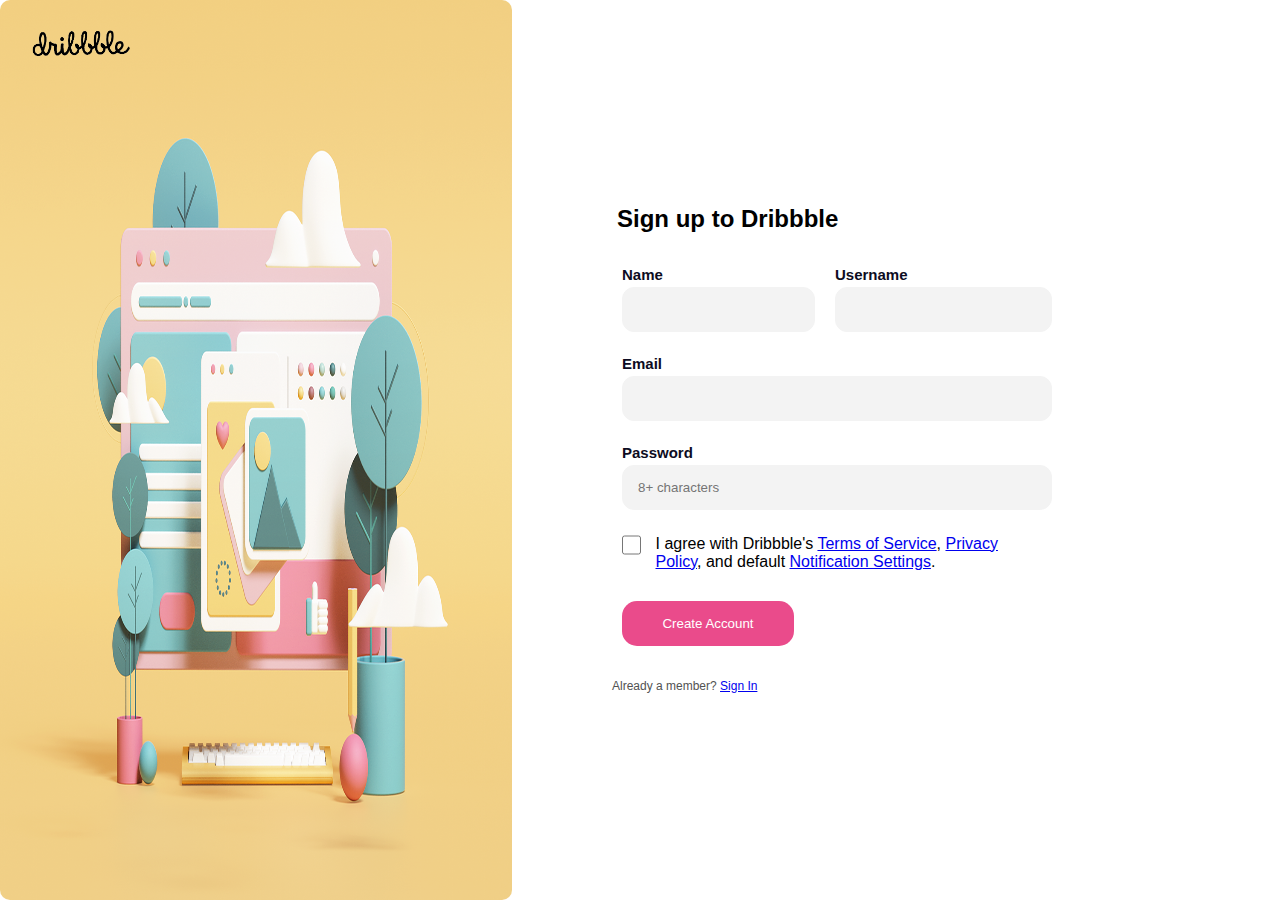
<file: index.html>
<!DOCTYPE html>
<html>
<head>
<meta charset="UTF-8">
<meta http-equiv="X-UA-Compatible" content="IE=edge">
<meta name="viewport" content="width=device-width, initial-scale=1.0">
<title>Dribbble</title>
<link rel="stylesheet" type="text/css" href="style.css">
<link href="https://fonts.cdnfonts.com/css/mona-sans" rel="stylesheet">
</head>
<body>
  <div class="mainbox">
    <div class="imagebox">
      <div class="logo">
        <img src="dribblelogo.png" alt="Logo">
      </div>
      <img src="dribble.png" alt="Art by Raja">
      <!--<video playsinline="" loop="video" autoplay="" muted="" src="dribble.mp4">
      </video>-->
      
    </div>

    <div class="textbox">
    <h2>Sign up to Dribbble</h2>  
      <form onsubmit="return formValidation()" name="myForm">
        <div class="user_info">
          <div class="user_name" id="name">
          <label>Name</label>
          <input type="text" name="name" required><span class="error"></span>
          </div>
          <div class="user_name" id="uname">
          <label>Username</label>
          <input type="text" name="username" required>
          </div>
        </div>
        <div class="email" id="email">
          <label>Email</label>
          <input type="email" name="email" required><span class="error"></span>
        </div>
        <div class="password" id="pass">
          <label>Password</label>
          <input type="password" name="newpassword" placeholder="8+ characters"><span class="error"></span>
        </div>
        <!--<button>Create Account</button>-->
        <div class="checkbox" id="terms">
          <input type="checkbox" name="terms_condition" required>
            <div class="user_agree_to_terms">
            I agree with Dribbble's
            <a target="_blank" href="/terms">Terms of Service</a>,
            <a target="_blank" href="/privacy">Privacy Policy</a>, and default
            <a target="_blank" href="/notifications">Notification Settings</a>.
            </div>
        </div>
        <div class="submit-btn">
        <button type="submit" class="createAcc" formaction="profilepage.html">Create Account</button>
        </div>
        <p>Already a member? <a href="#">Sign In</a></p>
      </form>
    </div>
  </div>
  <script src="script.js">

  </script>
</body>
</html>
</file>
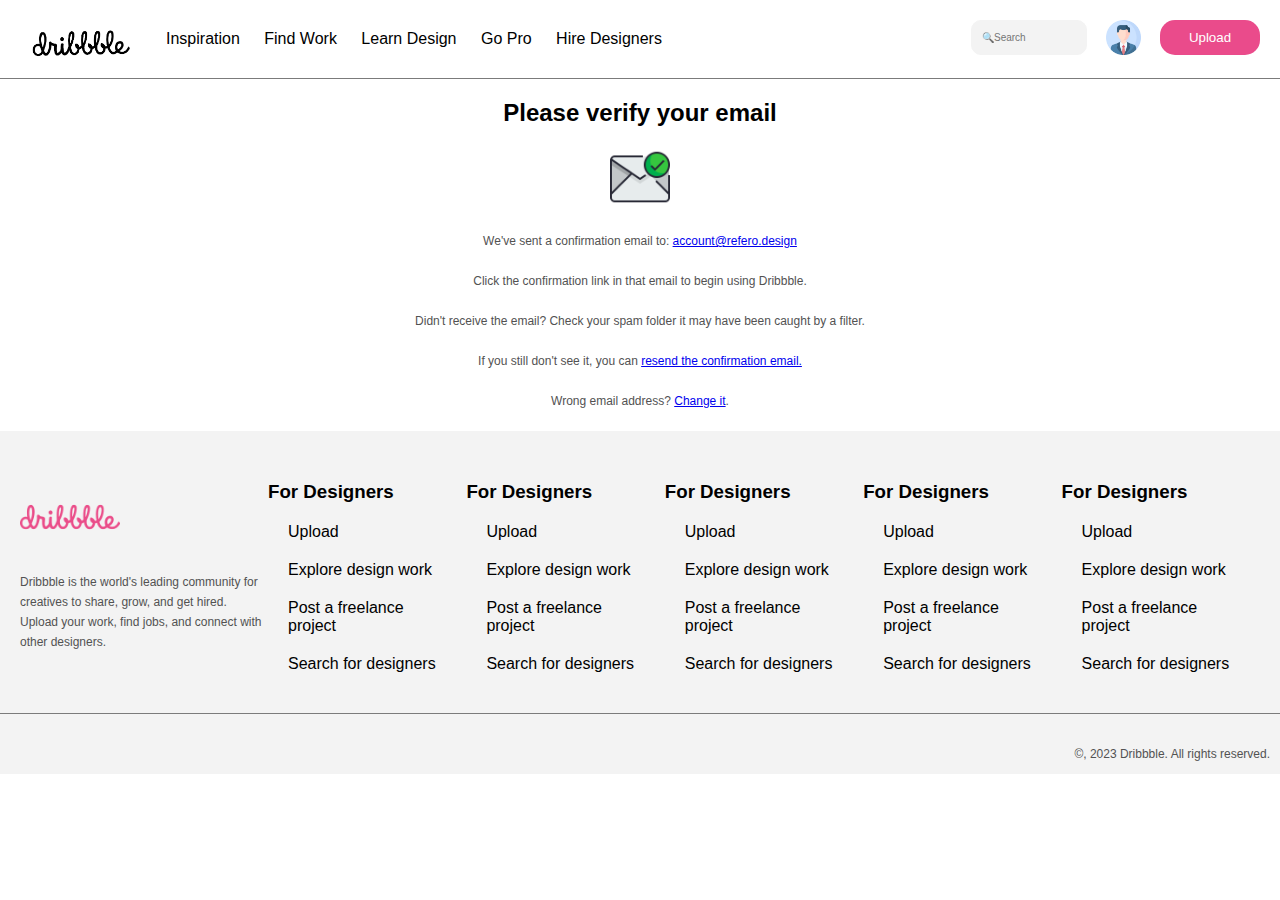
<file: 4th.html>
<!DOCTYPE html>
<html>
<head>
    <title>Dribbble Verification</title>
    <link rel="stylesheet" type="text/css" href="style.css">
</head>
<body>
    <header>
        
        <nav>
            <img src="dribblelogo.png" alt="Dribbble Logo" class="logo">
            <a href="#">Inspiration</a>
            <a href="#">Find Work</a>
            <a href="#">Learn Design</a>
            <a href="#">Go Pro</a>
            <a href="#">Hire Designers</a>
        </nav>
        <div class="search-box">
            <div class="search">
            <input type="text" placeholder="🔍Search" id="search-input">
            <!--<img src="search.png" class="search-icon" alt="search-icon">-->
            </div>
            <img src="profile.png" alt="Profile Photo" class="profile-photo">
            <button class="upload-button">Upload</button>
        </div>    
    </header>
    <main>
        <div class="verify-email">
            <h2>Please verify your email</h2>
            <img src="email.png" alt="Profile Photo" class="email-image">
            <p>We've sent a confirmation email to: <a href="mailto:account@refero.design">account@refero.design</a></p>
            <p>Click the confirmation link in that email to begin using Dribbble.</p>
            <p>Didn't receive the email? Check your spam folder it may have been caught by a filter.</p><p> If you still don't see it, you can <a href="#">resend the confirmation email.</a></p>
            <p>Wrong email address? <a href="#">Change it</a>.</p>
        </div>
        <div class="bottom">
            <div class="bottom-first">
                <img src="dribblepink.png" alt="Dribbble Logo" class="bottomlogo">
            <p>Dribbble is the world's leading community for creatives to share, grow, and get hired. Upload your work, find jobs, and connect with other designers.</p>
            </div>
            <div class="bottom-container">
                <h3>For Designers</h3>
                <ul>
                    <li><a href="#">Upload</a></li>
                    <li><a href="#">Explore design work</a></li>
                    <li><a href="#">Post a freelance project</a></li>
                    <li><a href="#">Search for designers</a></li>
                </ul>
            </div>
            <div class="bottom-container">
                <h3>For Designers</h3>
                <ul>
                    <li><a href="#">Upload</a></li>
                    <li><a href="#">Explore design work</a></li>
                    <li><a href="#">Post a freelance project</a></li>
                    <li><a href="#">Search for designers</a></li>
                </ul>
            </div>
            <div class="bottom-container">
                <h3>For Designers</h3>
                <ul>
                    <li><a href="#">Upload</a></li>
                    <li><a href="#">Explore design work</a></li>
                    <li><a href="#">Post a freelance project</a></li>
                    <li><a href="#">Search for designers</a></li>
                </ul>
            </div>
            <div class="bottom-container">
                <h3>For Designers</h3>
                <ul>
                    <li><a href="#">Upload</a></li>
                    <li><a href="#">Explore design work</a></li>
                    <li><a href="#">Post a freelance project</a></li>
                    <li><a href="#">Search for designers</a></li>
                </ul>
            </div>
            <div class="bottom-container">
                <h3>For Designers</h3>
                <ul>
                    <li><a href="#">Upload</a></li>
                    <li><a href="#">Explore design work</a></li>
                    <li><a href="#">Post a freelance project</a></li>
                    <li><a href="#">Search for designers</a></li>
                </ul>
            </div>
        </main>
    <footer>
        <p>&copy, 2023 Dribbble. All rights reserved.</p>
    </footer>
</body>
</html>
</file>
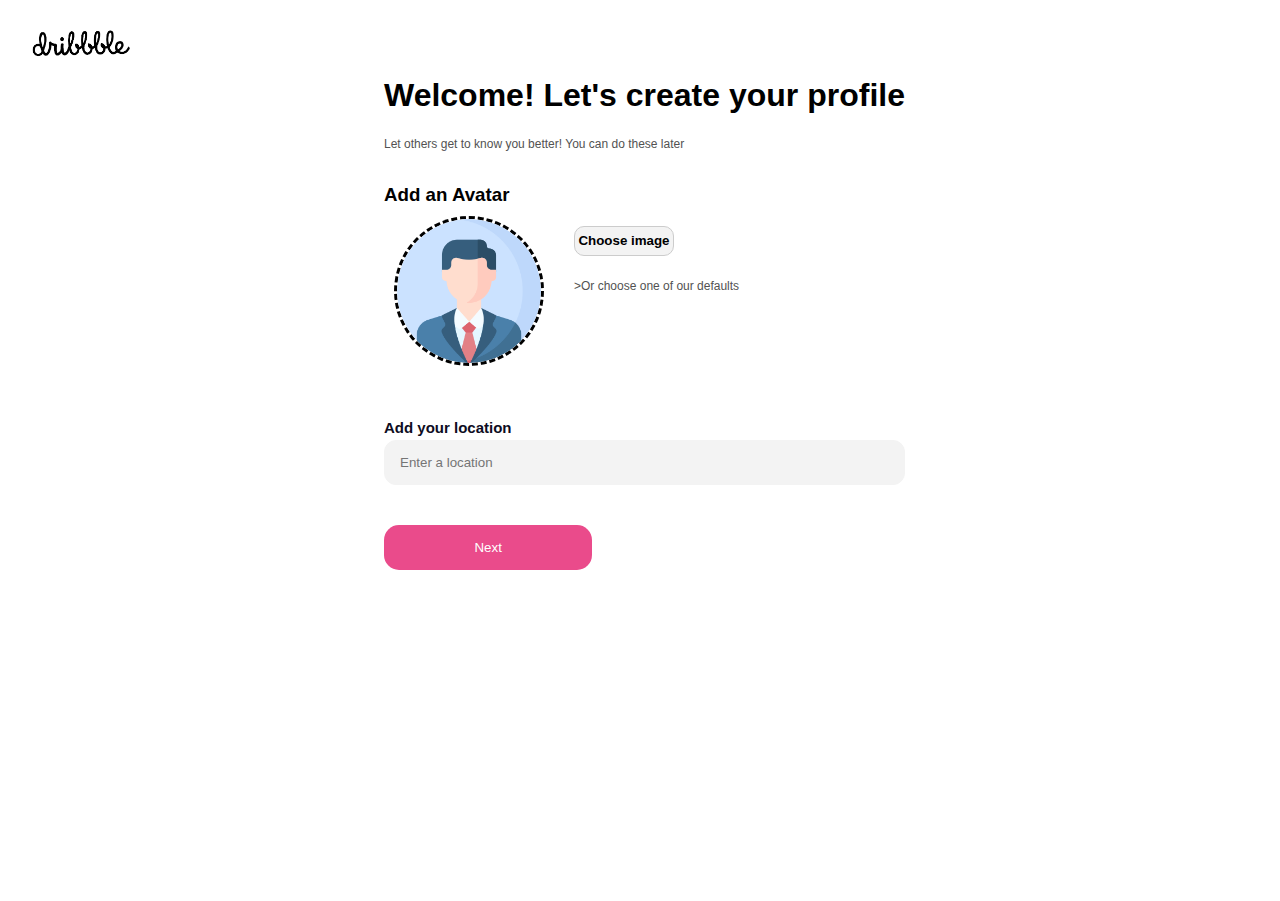
<file: profilepage.html>
<html lang="en">
<head>
<meta charset="UTF-8">
<meta name="viewport" content="width=device-width, initial-scale=1.0">
<title>Create Your Profile</title>
<link rel="stylesheet" href="style.css">
</head>
<body>
<div class="container">
  <img src="dribblelogo.png" alt="Logo" class="logo">  
  <div class="profilebox">
  <h1>Welcome! Let's create your profile</h1>
      <p>Let others get to know you better! You can do these later</p>
      <h3>Add an Avatar</h3>
      <div class="avatar">
        <img src="profile.png" class="profile_image">
        <div class="upload" id="imgupload">
        <button class="choose-image"><b>Choose image</b></button>
        <p> >Or choose one of our defaults</p>
        </div>
      </div>
      <div class="location-section">
        <label for="location">Add your location</label>
        <input type="text" id="location" placeholder="Enter a location">
      </div>
      <div class="next">
        <button type="submit" class="next-btn" onclick="redirectToPage3()">Next</button>
      </div>
  </div>
</div>
<script src="script.js">

</script>
</body>
</html>
</file>
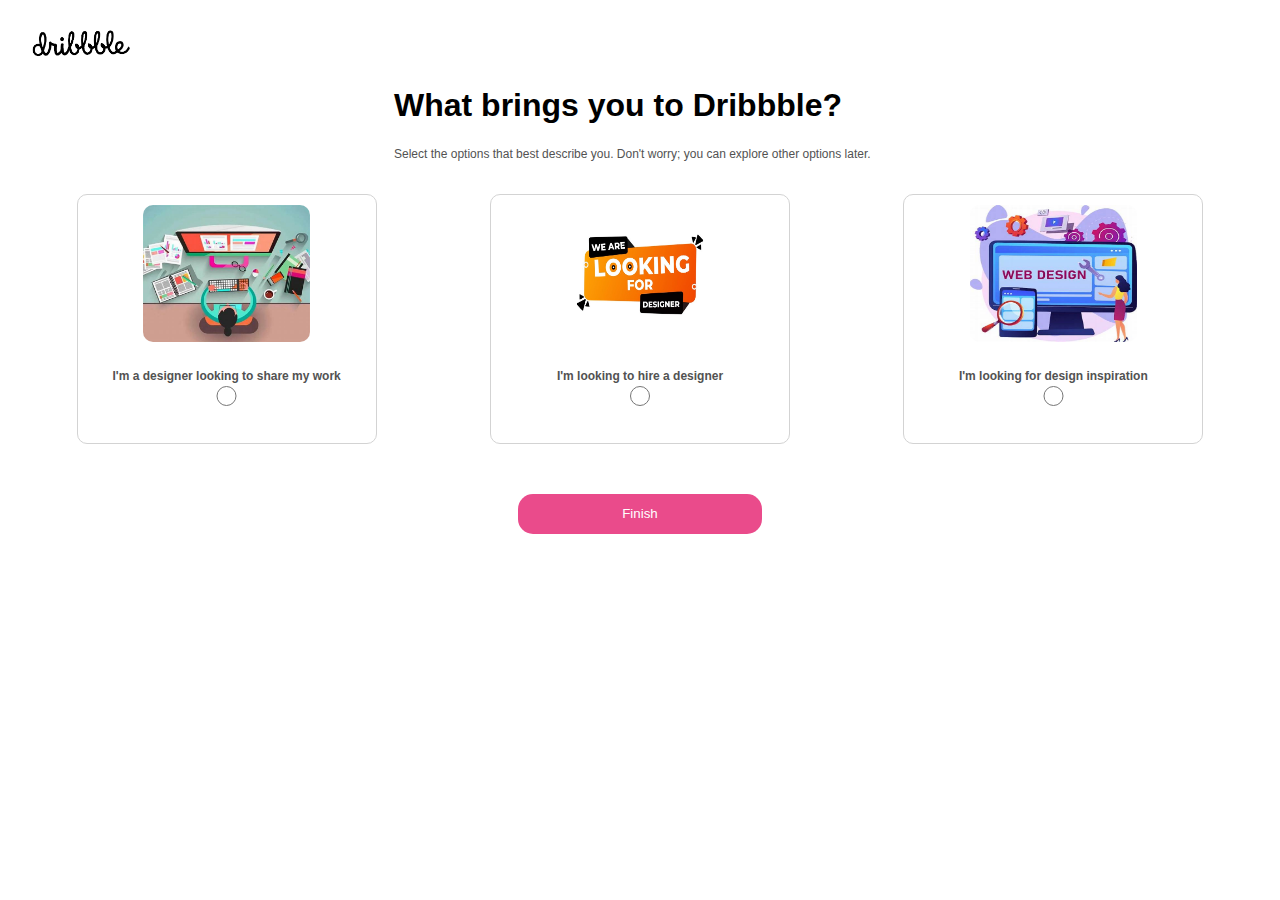
<file: thirdpage.html>
<!DOCTYPE html>
<html>
<head>
    <meta charset="UTF-8">
    <meta name="viewport" content="width=device-width, initial-scale=1.0">
    <title>Dribble</title>
    <link rel="stylesheet" href="style.css">
</head>
<body>
<div class="maincontainer">
    <img src="dribblelogo.png" alt="Logo" class="logo">
    <div class="heading">
        <h1>What brings you to Dribbble?</h1>
        <p>Select the options that best describe you. Don't worry; you can explore other options later.</p>
    </div>
    <div class="card-container">
        <div class="card">
            <img src="first.jpeg" alt="image" class="sample">
            <p><b>I'm a designer looking to share my work</b></p>
            <input type="radio">
        </div>
        <div class="card">
            <img src="second.jpg" alt="image" class="sample">
            <p><b>I'm looking to hire a designer</b></p>
            <input type="radio">
        </div>
        <div class="card">
            <img src="third.jpeg" alt="image" class="sample">
            <p><b>I'm looking for design inspiration</b></p>
            <input type="radio">
        </div>
    </div>
    <div class="finish">
        <button type="submit" class="finishbtn" onclick="redirectToPage4()">Finish</button>
    </div>
</div>
<script src="script.js">

</script>
</body>
</html>
</file>
<file: style.css>
* {
  margin: 0;
  padding: 0;
  font-family:"Mona Sans", "Helvetica Neue", Helvetica, Arial, sans-serif;
  box-sizing: border-box;
}

body {
  margin: 0;
  padding: 0;
  font-family:"Mona Sans", "Helvetica Neue", Helvetica, Arial, sans-serif;
  box-sizing: border-box;
}


.logo {
  position: absolute;
  top: 20px;
  left: 30px;
  width: 100px;
  height: auto;
}

.logo img {
  width: 100%;
  height: auto;
}


/*home page*/

.mainbox{
  display: flex;
  height: 100vh;
  background-color: white;
}

.imagebox {
  width: 40%;
  height: 100%;
}

.imagebox img {
  width:100%;
  height:100%;
}

.textbox {
  width: 60%;
  height: 100%;
  max-width: 450px;
  align-content: center;
  margin-left: 100px;
}

@media screen and (max-width: 600px) {
  .imagebox {
    display: none;
    width: 400px;
  }
  .mainbox{
    display: flex;
  }
}

h2{
  margin:0 5px 20px;
}

label {
  margin: 10px 0 5px;
  color: #0d0c22;
  font: bold 15px / 24px "Mona Sans", "Helvetica Neue", Helvetica, Arial, sans-serif;
}

.user_info{
  display:flex;
  justify-content: space-between;
}

.user_name, .email, .password {
  padding: 10px;
}

.checkbox{
  display: flex;
  padding: 10px;
}

.user_agree_to_terms{
  margin-left: 5px;
  padding: 10px;
  margin-top: -5px;
}

input[type="checkbox"]{
  width: 30px;
  height: 30px;
}

input[type='text']{

  border: 1px solid #f3f3f3;
  border-radius: 12px;
  height: 45px;
  width: 100%;
  padding: 15px 15px;
  background-color: #f3f3f3;
  color: #0d0c22;
  outline: none;
  &:focus{
    background-color: #feeeee;
    border-radius: 15px;
    transition-duration: 50ms;
}
}

input[type='password'],input[type='email']{
  border: 1px solid #f3f3f3;
  height: 45px;
  width:100%;
  padding: 15px 15px;
  border-radius: 12px;
  outline: none;
  background-color: #f3f3f3;
  color: #0d0c22;
  &:focus{
    background-color: #feeeee;
    border-radius: 15px;
    transition-duration: 50ms;
}
  }

.submit-btn{
  width: 100%;
  padding: 10px;
}

button {
  height:45px;
  width:40%;
  background-color: #ea4b8b;
  color: #fff;
  border-radius: 15px;
  border: none;
  cursor: pointer;
  &:active{
    background-color: #e60961;
    transition: ease;
    animation-duration: 5ms;
  }
}

.error{
  color: red;
  font: italic 12px / 24px "Mona Sans", "Helvetica Neue", Helvetica, Arial, sans-serif;
}

p{
  margin-top: 20px;
  font: 12px / 20px "Mona Sans", "Helvetica Neue", Helvetica, Arial, sans-serif;
  color: #525252;
}
  

/*2nd page css*/

.container {
  display: flex;
  height: 100vh;
  text-align: center;
}


.profilebox{
  text-align: left;
  margin-top: 6%;
  margin-left: 30%;
}

h3{
  margin: 30px 0 0;
}

.avatar {
  display: flex;
  padding: 10px;
}

.avatar img{
  width: 150px;
  height: 150px;
  border: black;
  border-style: dashed;
  border-radius: 50%;

}

.upload {
  padding: 10px;
  margin-left: 20px;
}


.choose-image {
  background-color: #f3f3f3;
  border: 1px solid #ccc;
  color: #000000;
  height: 30px;
  width: 100px;
  border-radius: 10px;
  cursor: pointer;
  &:hover {
    background-color: #ea4b8b;
    transition-duration: 50ms;
  }
}


.location-section {
  margin: 40px 0;
}


/*3rd page css*/


.maincontainer{
  height: 100%;
  text-align: center;
}

.heading{
  text-align: left;
  margin-top: 6%;
  margin-left: 30%;
  padding:10px;
}


.card-container {
  display: flex;
  justify-content: space-around;
  padding: 20px;
}

.card {
  
  border: 1px solid lightgrey;
  border-radius: 10px;
  width: 300px;
  height: 250px;
  padding: 10px;
  zoom: 1;
  margin: 0%;
  outline: none;
  text-align: center;
}

img {
  width: 60%;
  height: 60%;
  border-radius: 10px;
}

input[type=radio] {
  border: 0px;
  width: 80%;
  height: 20px;
  }

.finish{
  padding: 30px;
}
.finishbtn{
  width: 20%;
  height: 40px;
}


/*4th page css*/

  .bottom-logo{
    position:absolute;
    bottom: 120px;
    left: 30px;
    width:100px;
    height: auto;
  }
  
header {
    border-bottom-color: #7b7b7b;
    border-bottom-style: solid;
    border-bottom-width: 1px;
    display:flex;
    justify-content:space-between;
    padding: 10px;
}

nav {

    text-align: center;
    padding: 20px;
    margin-left: 10%;
}


nav a {
    color: #000000;
    margin: 0 10px;
    text-decoration: none;
    &:hover {
        text-decoration:underline;
    }
}


.search-box {
    display: flex;
    justify-content:space-between;
    padding: 10px;
    
}

.search{
  display: flex;
  width:40%;
  height:35px;
}
#search-input {
    height: 35px;
    padding: 10px;
    font-size: 10px;
    background-color: #f3f3f3;
    border-radius: 10px;
}

.search-btn{
    border: none;
    background-color:transparent;
    margin-left: -40px;
}
.search-icon {
  position: absolute;
    border: none;
    width: 20px;
    height: 20px;
    margin:6px 0 0;
    border-radius: 40%;
    &:hover {
        cursor: pointer;
    }
}

.profile-photo {
    width: 35px;
    height: 35px;
    border-radius: 40%;
  }

.upload-button{
  border: 1px;
  height: 35px;
  width: 100px;
  background-color: #ea4b8b;
  color: #fff;
  border-radius: 15px;
  border: none;
  cursor: pointer;
  &:active{
    background-color: #e60961;
    transition: ease;
    animation-duration: 5ms;
  }
}


.verify-email {
    text-align:center;
    padding: 20px;
}

.email-image {
    width: 60px;
    height: 60px;
    border-radius: 10%;
}

.bottom{
    display: flex;
    justify-content: space-around;
    align-items: center;
    background-color:#f3f3f3;
    padding: 20px;

}

.bottomlogo {
  position:relative;
  width: 100px;
  height: auto;
}

.bottomlogo img {
  width: 100%;
  height: auto;
}

.bottom-first{
    display:block;  
    background-color: #f3f3f3;
    width: 20%;
}


.bottom-container{
    display:flex;
    flex-direction: column;
    align-items: left;
    justify-content: center;
    width: 16%;
    background-color: #f3f3f3;
   
}

ul{
    padding: 10px;
    list-style-type: none;
}
li{
    padding: 10px;
    text-align: left;
}
li a{
    text-decoration: none;
    color: #000000;
}

footer {
    background-color:#f3f3f3;
    border-top: #7b7b7b;
    border-top-style: solid;
    border-top-width: 1px;
    color:#000000;
    text-align: right;
    padding: 10px;
}
</file>
